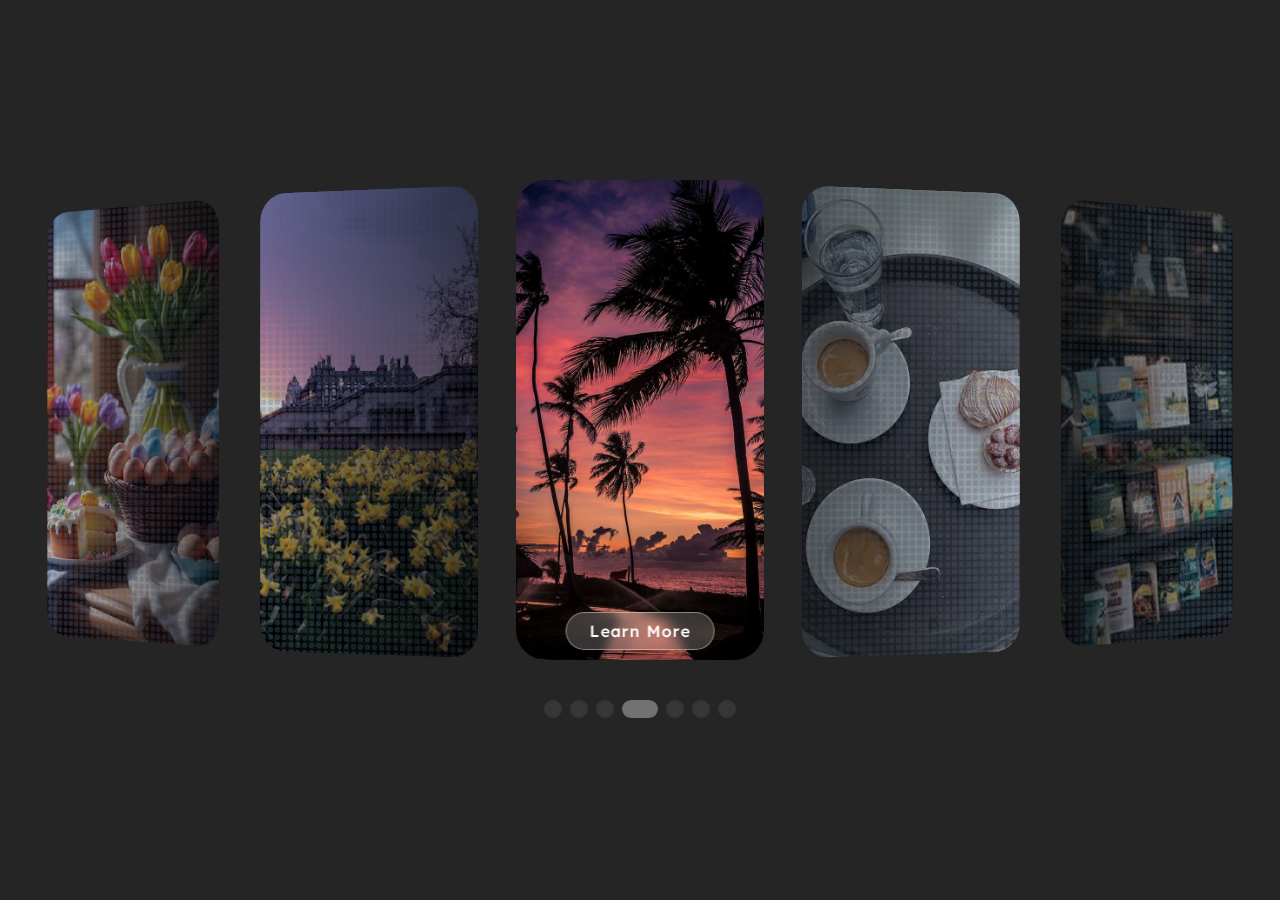
<file: nazipova2/index.html>
<!DOCTYPE html>
<html lang="en">
  <head>
    <meta charset="UTF-8" />
    <meta name="viewport" content="width=device-width, initial-scale=1.0" />
    <title>Document</title>
    <link
      rel="stylesheet"
      href="https://cdn.jsdelivr.net/npm/swiper@11/swiper-bundle.min.css"
    />
    <link rel="stylesheet" href="style.css" />
  </head>
  <body>
    <section>
      <div class="swiper">
        <div class="swiper-wrapper">
          <div class="swiper-slide">
            <div class="card">
              <div class="front">
                <img src="./images/image-1.webp" alt="">
                <button>Learn More</button>
              </div>
              <div class="back">
                <img src="./images/image-1.webp" alt="">
                <p>Lorem ipsum dolor sit amet consectetur adipisicing elit. Facilis atque possimus iste, et eos mollitia cum impedit reiciendis illum officiis tempora unde ad sint aliquid excepturi ea architecto? In, veritatis?</p>
              </div>
            </div>
          </div>
          <div class="swiper-slide">
            <div class="card">
              <div class="front">
                <img src="./images/image-2.jpg" alt="">
                <button>Learn More</button>
              </div>
              <div class="back">
                <img src="./images/image-2.jpg" alt="">
                <p>Lorem ipsum dolor sit amet consectetur adipisicing elit. Facilis atque possimus iste, et eos mollitia cum impedit reiciendis illum officiis tempora unde ad sint aliquid excepturi ea architecto? In, veritatis?</p>
              </div>
            </div>
          </div>
          <div class="swiper-slide">
            <div class="card">
              <div class="front">
                <img src="./images/image-3.jpg" alt="">
                <button>Learn More</button>
              </div>
              <div class="back">
                <img src="./images/image-3.jpg" alt="">
                <p>Lorem ipsum dolor sit amet consectetur adipisicing elit. Facilis atque possimus iste, et eos mollitia cum impedit reiciendis illum officiis tempora unde ad sint aliquid excepturi ea architecto? In, veritatis?</p>
              </div>
            </div>
          </div>
          <div class="swiper-slide">
            <div class="card">
              <div class="front">
                <img src="./images/image-4.jpg" alt="">
                <button>Learn More</button>
              </div>
              <div class="back">
                <img src="./images/image-4.jpg" alt="">
                <p>Lorem ipsum dolor sit amet consectetur adipisicing elit. Facilis atque possimus iste, et eos mollitia cum impedit reiciendis illum officiis tempora unde ad sint aliquid excepturi ea architecto? In, veritatis?</p>
              </div>
            </div>
          </div>
          <div class="swiper-slide">
            <div class="card">
              <div class="front">
                <img src="./images/image-5.webp" alt="">
                <button>Learn More</button>
              </div>
              <div class="back">
                <img src="./images/image-5.webp" alt="">
                <p>Lorem ipsum dolor sit amet consectetur adipisicing elit. Facilis atque possimus iste, et eos mollitia cum impedit reiciendis illum officiis tempora unde ad sint aliquid excepturi ea architecto? In, veritatis?</p>
              </div>
            </div>
          </div>
          <div class="swiper-slide">
            <div class="card">
              <div class="front">
                <img src="./images/image-6.webp" alt="">
                <button>Learn More</button>
              </div>
              <div class="back">
                <img src="./images/image-6.webp" alt="">
                <p>Lorem ipsum dolor sit amet consectetur adipisicing elit. Facilis atque possimus iste, et eos mollitia cum impedit reiciendis illum officiis tempora unde ad sint aliquid excepturi ea architecto? In, veritatis?</p>
              </div>
            </div>
          </div>
          <div class="swiper-slide">
            <div class="card">
              <div class="front">
                <img src="./images/image-7.jpg" alt="">
                <button>Learn More</button>
              </div>
              <div class="back">
                <img src="./images/image-7.jpg" alt="">
                <p>Lorem ipsum dolor sit amet consectetur adipisicing elit. Facilis atque possimus iste, et eos mollitia cum impedit reiciendis illum officiis tempora unde ad sint aliquid excepturi ea architecto? In, veritatis?</p>
              </div>
            </div>
          </div>
        </div>
        <div class="swiper-pagination"></div>
      </div>
    </section>
    <script src="https://cdn.jsdelivr.net/npm/swiper@11/swiper-bundle.min.js"></script>
    <script src="app.js"></script>
  </body>
</html>
</file>
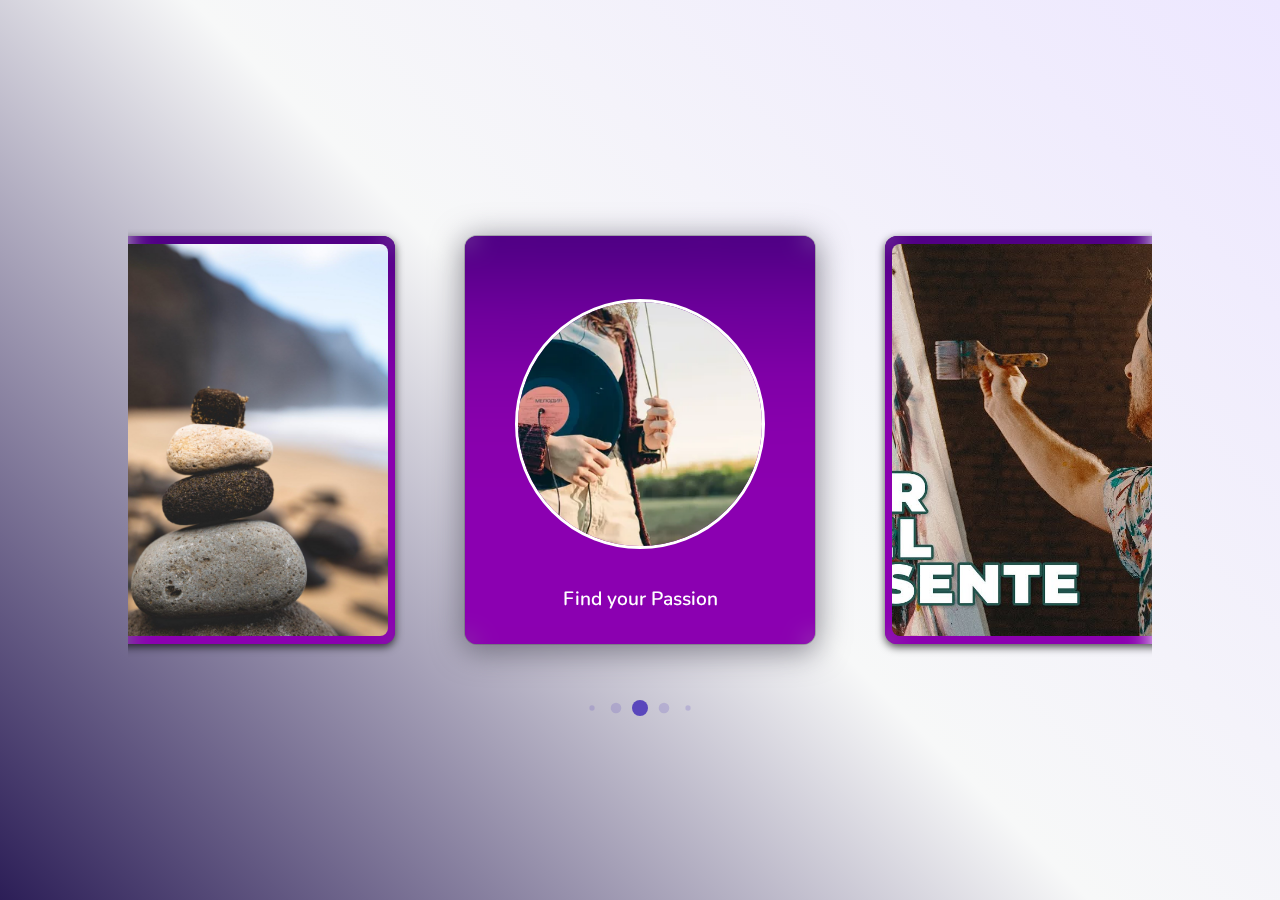
<file: nazipova3/index.html>
<!DOCTYPE html>
<html lang="en">
  <head>
    <meta charset="UTF-8" />
    <meta name="viewport" content="width=device-width, initial-scale=1.0" />
    <title>Назипова</title>
    <link
      rel="stylesheet"
      href="https://cdn.jsdelivr.net/npm/swiper@11/swiper-bundle.min.css"
    />
    <link rel="stylesheet" href="style.css" />
  </head>
  <body>
    <div class="slider-container">
      <div class="swiper">
        <div class="swiper-wrapper">
          <div class="swiper-slide">
            <div class="image-wrapper">
              <img src="./images/img-8.jpeg" alt="" loading="lazy">
            </div>
            <div class="container">
              <h1>Enjoy the moment</h1>
            </div>
          </div>
          <div class="swiper-slide">
            <div class="image-wrapper">
              <img src="./images/img-1.jpg" alt="" loading="lazy">
            </div>
            <div class="container">
              <h1>Stay Balanced</h1>
            </div>
          </div>
          <div class="swiper-slide">
            <div class="image-wrapper">
              <img src="./images/img-2.webp" alt="" loading="lazy">
            </div>
            <div class="container">
              <h1>Find your Passion</h1>
            </div>
          </div>
          <div class="swiper-slide">
            <div class="image-wrapper">
              <img src="./images/img-3.jpg" alt="" loading="lazy">
            </div>
            <div class="container">
              <h1>Improve Your Skills</h1>
            </div>
          </div>
          <div class="swiper-slide">
            <div class="image-wrapper">
              <img src="./images/img-4.webp" alt="" loading="lazy">
            </div>
            <div class="container">
              <h1>Strengthen Relationships</h1>
            </div>
          </div>
          <div class="swiper-slide">
            <div class="image-wrapper">
              <img src="./images/img-5.webp" alt="" loading="lazy">
            </div>
            <div class="container">
              <h1>Avoid Negativity</h1>
            </div>
          </div>
          <div class="swiper-slide">
            <div class="image-wrapper">
              <img src="./images/img-6.jpg" alt="" loading="lazy">
            </div>
            <div class="container">
              <h1>Step Out Comfort</h1>
            </div>
          </div>
          <div class="swiper-slide">
            <div class="image-wrapper">
              <img src="./images/img-7.webp" alt="" loading="lazy">
            </div>
            <div class="container">
              <h1>Travel More Often</h1>
            </div>
          </div>
        </div>
        <div class="swiper-pagination"></div>
      </div>
    </div>
    <script src="https://cdn.jsdelivr.net/npm/swiper@11/swiper-bundle.min.js"></script>
    <script src="app.js"></script>
  </body>
</html>
</file>
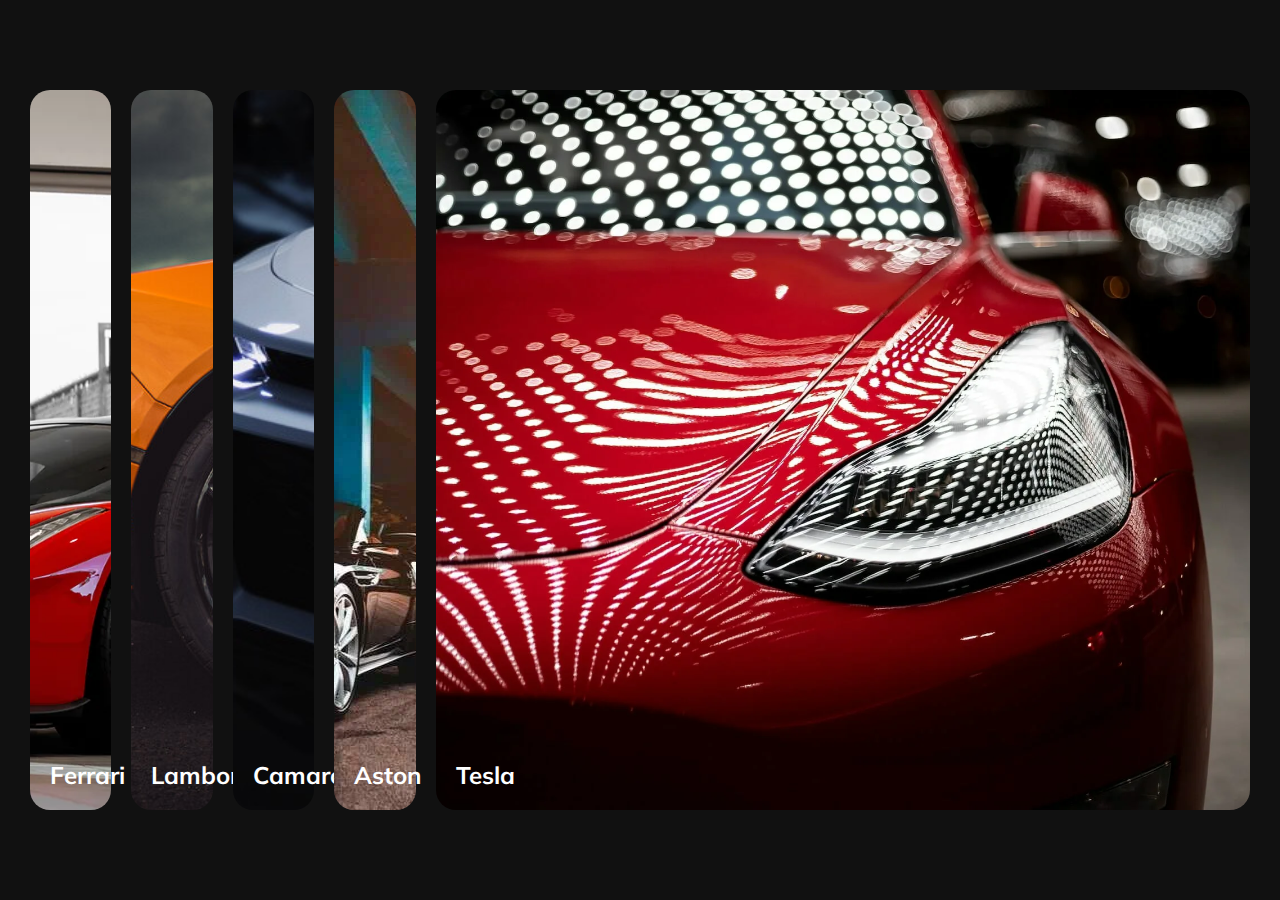
<file: nazipova4/index.html>
<!DOCTYPE html>
<html lang="en">
<head>
  <meta charset="UTF-8">
  <meta name="viewport" content="width=device-width, initial-scale=1.0">
  <title>Назипова</title>
  <link rel="stylesheet" href="style.css">
</head>
<body>
  <div class="container">
    <div class="slide" style="background-image: url(./images/img-2.webp);">
      <h3>Ferrari</h3>
    </div>
    <div class="slide" style="background-image: url(./images/img-3.jpeg);">
      <h3>Lamborghini</h3>
    </div>
    <div class="slide" style="background-image: url(./images/img-1.jpeg);">
      <h3>Camaro</h3>
    </div>
    <div class="slide" style="background-image: url(./images/img-4.webp);">
      <h3>Aston</h3>
    </div>
    <div class="slide" style="background-image: url(./images/img-5.webp);">
      <h3>Tesla</h3>
    </div>
  </div>
  <script src="app.js"></script>
</body>
</html>
</file>
<file: nazipova2/style.css>
@import url('https://fonts.googleapis.com/css2?family=Lexend:wght@100..900&family=Nanum+Gothic&display=swap');

*, *::after, *::before {
  margin: 0;
  padding: 0;
  box-sizing: border-box;
}

img {
  display: block;
  width: 100%;
  height: 100%;
}

body {
  display: flex;
  align-items: center;
  justify-content: center;
  height: 100vh;
  background: #252525;
}

section {
  width: 100%;
  padding: 20px;
}

.swiper {
  margin: 50px auto;
  padding-bottom: 60px;
  user-select: none;
}

.swiper-slide {
  position: relative;
  height: 500px;
  border-radius: 30px;
  overflow: hidden;
  filter: grayscale(20%) brightness(80%);
  pointer-events: none;
  will-change: transform;
}

.swiper-slide-active {
  perspective: 1000px;
  filter: grayscale(0) brightness(100%);
  pointer-events: auto;
  padding: 10px 0;
  transition: all .3s ease-in-out;
}

.swiper-slide-active .card {
  position: relative;
  width: 100%;
  height: 100%;
  transform-style: preserve-3d;
  transition: transform .5s;
}

.flipped .card {
  transform: rotateY(180deg);
}

.swiper-slide .front, .swiper-slide .back {
  position: absolute;
  width: 100%;
  height: 100%;
  backface-visibility: hidden;
}

.swiper-slide .front::before {
  content: "";
  position: absolute;
  inset: 0;
  background: radial-gradient(
    circle closest-side,
    #658bd9 3px,
    transparent 3px
  );
  background-size: 8px 8px;
  transition: opacity .2s cubic-bezier(0.86, 0, 0.07, 1);
  opacity: 0.3;
}

.swiper-slide-active .front::before {
  opacity: 0;
}

.swiper-slide .back {
  opacity: 0;
}

.swiper-slide .back::before {
  content: "";
  position: absolute;
  inset: 0;
  background: rgba(35, 35, 39, 0.7);
  border-radius: inherit;
  backdrop-filter: blur(5px);
  -webkit-backdrop-filter: blur(5px);
  mix-blend-mode: darken;
}

.swiper-slide-active .back {
  opacity: 1;
  transform: rotateY(180deg);
}

.swiper-slide-active .back p {
  position: absolute;
  top: 50%;
  left: 50%;
  transform: translate(-50%, -50%);
  font-family: "Nanum Gothic", sans-serif;
  font-size: 1rem;
  line-height: 1.5;
  color: #fff;
  width: 80%;
}

.swiper-slide img {
  object-fit: cover;
  border-radius: 30px;
  pointer-events: none;
}

.swiper-slide button {
  position: absolute;
  bottom: 10px;
  left: 50%;
  transform: translateX(-50%) scale(1);
  background: rgba(255, 255, 255, 0.2);
  backdrop-filter: blur(5px);
  -webkit-backdrop-filter: blur(5px);
  color: #fff;
  font-family: "Lexend", sans-serif;
  font-size: 1rem;
  font-weight: 500;
  letter-spacing: 1px;
  padding: 8px 0;
  text-align: center;
  width: 60%;
  outline: 0;
  border: 1px solid rgba(255, 255, 255, 0.4);
  border-radius: 30px;
  user-select: none;
  cursor: pointer;
  transition: all .2s ease-in-out;
  opacity: 0;
  pointer-events: none;
  will-change: transform;
}

.swiper-slide-active button {
  opacity: 1;
  pointer-events: auto;
}

.swiper-slide button:hover {
  transform: translateX(-50%) scale(0.98);
}

.swiper-pagination-bullet {
  width: 18px;
  height: 18px;
  background: #7e7e7e;
  border-radius: 50%;
  transition: all .6s ease-in-out;
}

.swiper-pagination-bullet-active {
  width: 36px;
  background: #717271;
  border-radius: 14px;
}
</file>
<file: nazipova3/style.css>
@import url('https://fonts.googleapis.com/css2?family=Jost:ital,wght@0,100..900;1,100..900&family=Lexend:wght@100..900&family=Nanum+Gothic&family=Nunito:ital,wght@0,200..1000;1,200..1000&display=swap');

*,
*::after,
*::before {
  margin: 0;
  padding: 0;
  box-sizing: border-box;
}
img {
  display: block;
  object-fit: cover;
}
body {
  display: flex;
  align-items: center;
  justify-content: center;
  height: 100vh;
  background: #f7f8f8;
  background-image: linear-gradient(
    45deg,
    #2c1e57 0%,
    #f7f8f8 50%,
    #ede7ff 100%
  );
  font-family: "Nunito", serif;
  overflow: hidden;
}
.slider-container {
  max-width: 1300px;
  width: 80%;
}
.swiper {
  width: 100%;
  padding: 60px 0 80px;
}
.swiper-slide {
  position: relative;
  width: 350px;
  aspect-ratio: 6/7;
  background: #16222a;
  background-image: url(./images/bg.jpg);
  background-repeat: no-repeat;
  border-radius: 12px;
  box-shadow: 0 3px 8px rgba(0, 0, 0, 0.7);
}
.swiper-slide::after {
  content: "";
  position: absolute;
  inset: 0;
  width: 100%;
  height: 100%;
  border-radius: inherit;
  backdrop-filter: blur(12px);
  -webkit-backdrop-filter: blur(12px);
}
.swiper-slide-active {
  box-shadow: 0 0 0 1px rgba(72, 69, 84, 0.3), 0 5px 30px 3px rgba(72, 69, 84, 0.6);
}
.swiper-slide .container {
  position: absolute;
  inset: 0;
  width: 100%;
  height: 100%;
  color: #fff;
  z-index: 1;
}
.swiper-slide .container h1 {
  position: absolute;
  left: 50%;
  bottom: 25px;
  transform: translate(-50%, -50%);
  width: max-content;
  font-size: 1.2rem;
  line-height: 1;
  font-weight: 600;
  text-align: center;
  opacity: 0;
  transition: opacity 1.5s;
}
.swiper-slide-active .container h1 {
  opacity: 1;
  transition: opacity 1.5s ease-in-out 0.3s;
}
.image-wrapper img {
  position: absolute;
  inset: 2%;
  width: 96%;
  height: 96%;
  border: 0;
  border-radius: 8px;
  z-index: 2;
  transition: all 0.9s cubic-bezier(0.445, 0.05, 0.55, 0.95) 0.3s;
  will-change: transform;
}
.swiper-slide-active .image-wrapper img {
  top: 40%;
  left: 50%;
  transform: translate(-50%, -40%);
  width: 250px;
  height: 250px;
  border: 3px solid #fff;
  border-radius: 50%;
}
.swiper-pagination-bullet {
  width: 16px;
  height: 16px;
  background-color: #5a47bc;
  border-radius: 50%;
}
@media (max-width: 450px) {
  .slider-container {
    width: 90%;
  }
  .swiper-slide {
    width: 300px;
  }
  .swiper-slide .container h1 {
    font-size: 1.1rem;
  }
  .swiper-slide-active .image-wrapper img {
    width: 180px;
    height: 180px;
  }
  .swiper-pagination-bullet {
    width: 12px;
    height: 12px;
  }
}
</file>
<file: nazipova4/style.css>
@import url('https://fonts.googleapis.com/css?family=Muli&display=swap');

* {
  box-sizing: border-box;
}
body {
  font-family: 'Muli', sans-serif;
  overflow: hidden;
  margin: 0;
  background: #111;
  height: 100vh;
  display: flex;
  justify-content: center;
  align-items: center;
}
.container {
  width: 100%;
  display: flex;
  padding: 0 20px;
}
.slide {
  height: 80vh;
  border-radius: 20px;
  margin: 10px;
  cursor: pointer;
  color: #fff;
  flex: 1;
  background-size: cover;
  background-position: center;
  background-repeat: no-repeat;
  position: relative;
  transition: all 500ms ease-in-out;
}
.slide h3 {
  position: absolute;
  font-size: 24px;
  bottom: 20px;
  left: 20px;
  margin: 0;
}
.slide.active {
  flex: 10;
}
.slide.active h3 {
  opacity: 1;
  transition: opacity 0.3s ease-in 0.4s;
}
</file>
